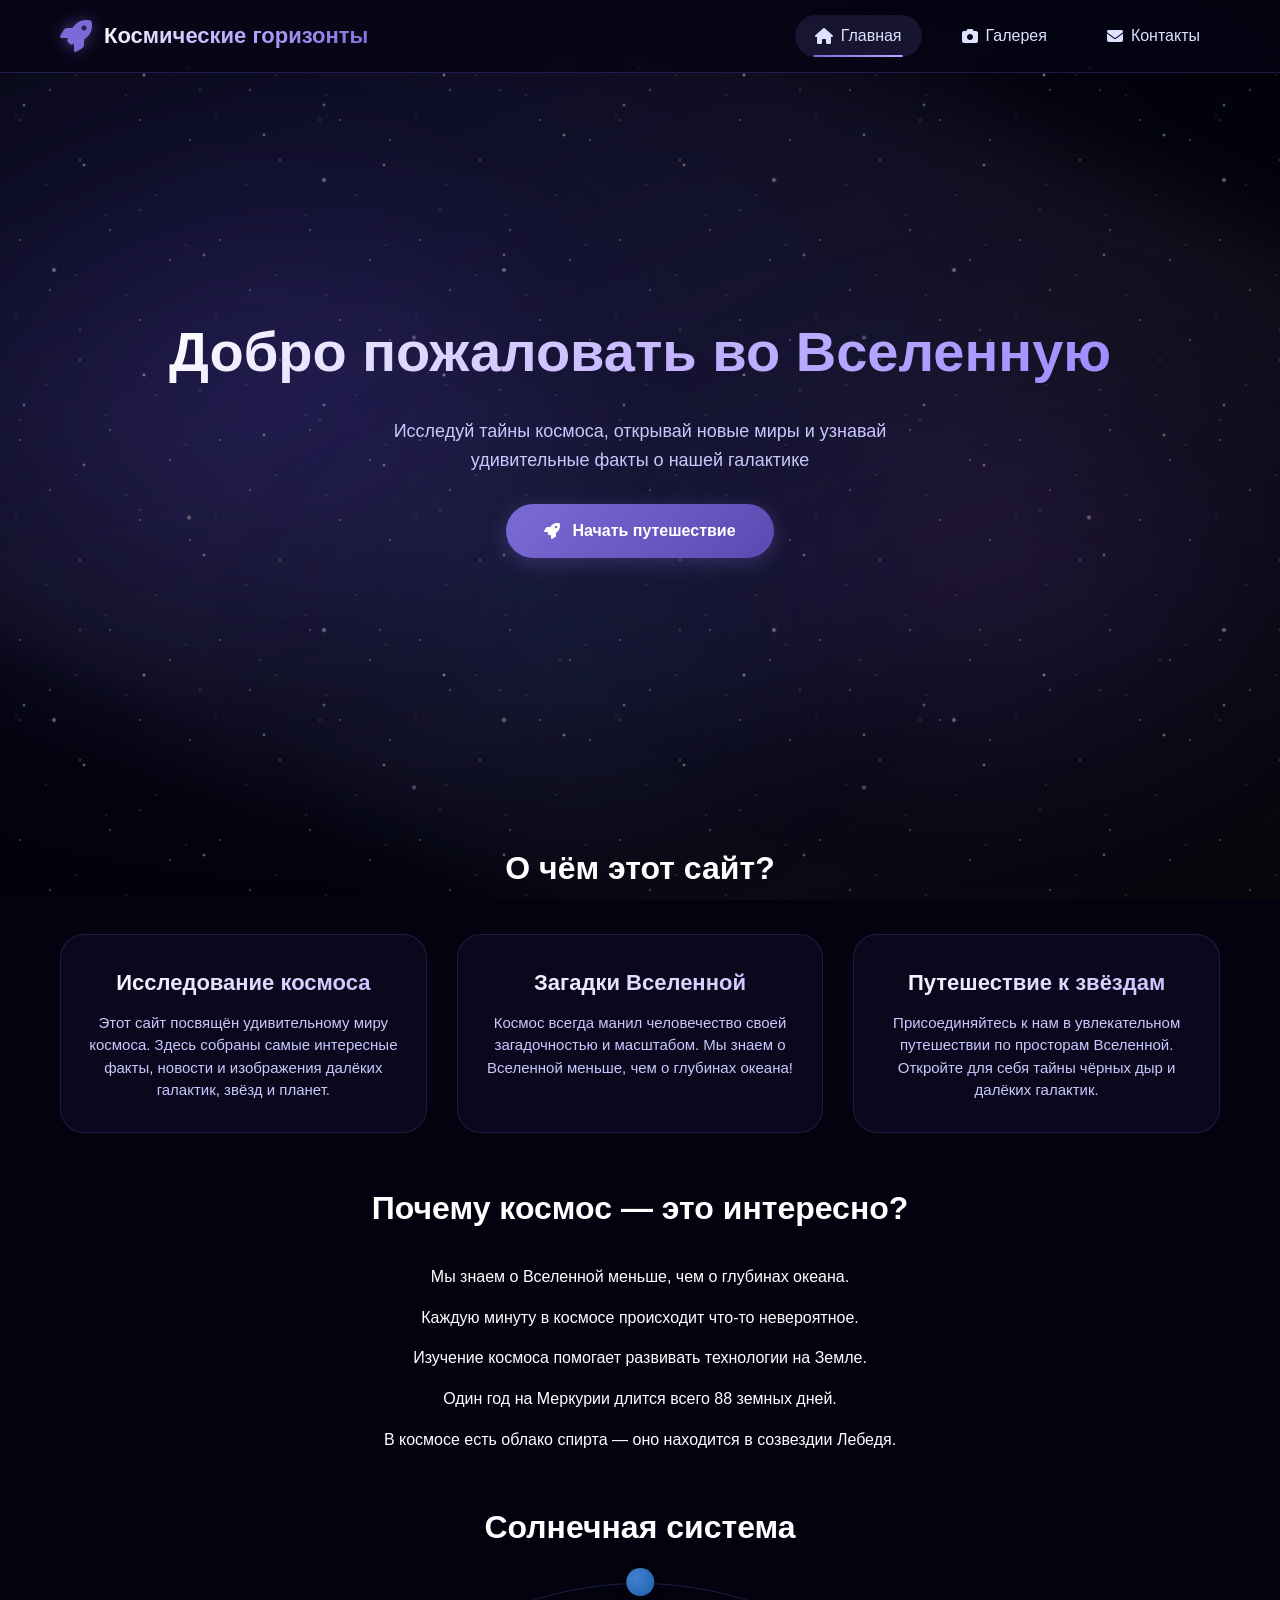
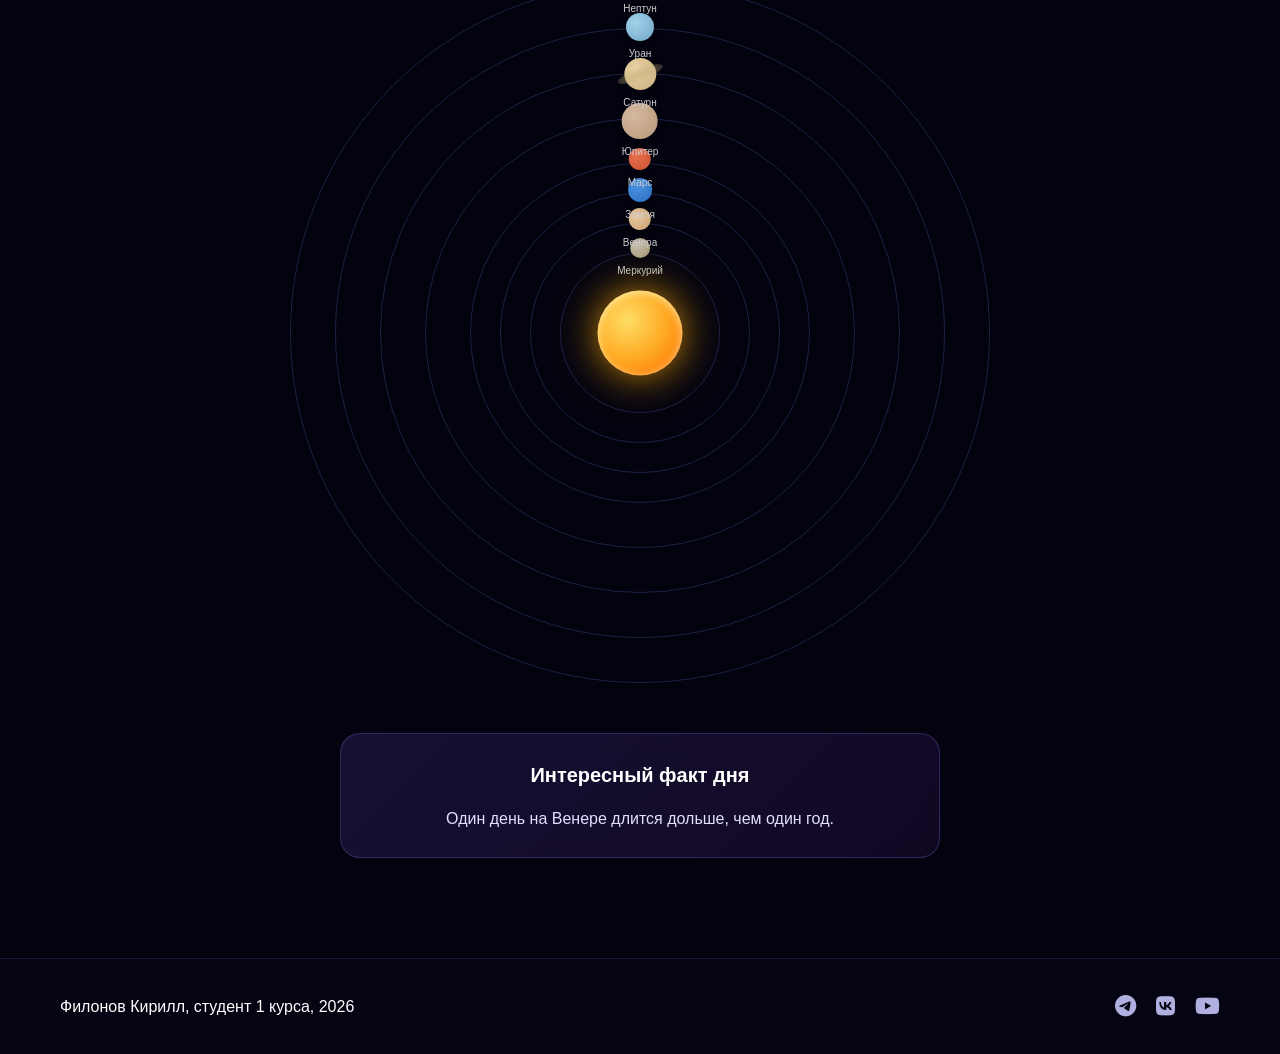
<file: Index.html>
<!DOCTYPE html>
<html lang="ru">
<head>
    <meta charset="UTF-8">
    <meta name="viewport" content="width=device-width, initial-scale=1.0">
    <title>Космические горизонты</title>
    <link rel="stylesheet" href="style.css">
    <link rel="stylesheet" href="https://cdnjs.cloudflare.com/ajax/libs/font-awesome/6.4.0/css/all.min.css">
</head>
<body>
    <div class="cosmic-bg">
        <div class="deep-space"></div>
        <div class="nebula-1"></div>
        <div class="nebula-2"></div>
        <div class="nebula-3"></div>
        <div class="milky-way"></div>
        <div class="stars-layer-1"></div>
        <div class="stars-layer-2"></div>
        <div class="stars-layer-3"></div>
        <div class="twinkling-stars"></div>
        <div class="parallax-layer">
            <div class="stars-layer-1" style="opacity: 0.3;"></div>
            <div class="stars-layer-2" style="opacity: 0.2;"></div>
        </div>
        <div class="shooting-star"></div>
        <div class="shooting-star"></div>
        <div class="shooting-star"></div>
        <div class="shooting-star"></div>
        <div class="shooting-star"></div>
        <div class="shooting-star"></div>
        <div class="shooting-star"></div>
        <div class="shooting-star"></div>
    </div>

    <header class="main-header">
        <div class="header-content">
            <div class="logo">
                <i class="fas fa-rocket"></i>
                <h1>Космические горизонты</h1>
            </div>
            <nav class="main-nav">
                <ul class="nav-menu">
                    <li><a href="index.html" class="nav-link active"><i class="fas fa-home"></i> Главная</a></li>
                    <li><a href="gallery.html" class="nav-link"><i class="fas fa-camera"></i> Галерея</a></li>
                    <li><a href="contacts.html" class="nav-link"><i class="fas fa-envelope"></i> Контакты</a></li>
                </ul>
            </nav>
        </div>
    </header>

    <main>
        <section class="hero">
            <div class="hero-content">
                <h1 class="glow-text">Добро пожаловать во Вселенную</h1>
                <p class="hero-subtitle">Исследуй тайны космоса, открывай новые миры и узнавай удивительные факты о нашей галактике</p>
                <a href="gallery.html" class="cta-button"><i class="fas fa-rocket"></i> Начать путешествие</a>
            </div>
        </section>

        <section class="about-section">
            <div class="container">
                <h2 class="section-title">О чём этот сайт?</h2>
                <div class="about-grid">
                    <div class="about-card">
                        <div class="about-text">
                            <h3>Исследование космоса</h3>
                            <p>Этот сайт посвящён удивительному миру космоса. Здесь собраны самые интересные факты, новости и изображения далёких галактик, звёзд и планет.</p>
                        </div>
                    </div>
                    <div class="about-card">
                        <div class="about-text">
                            <h3>Загадки Вселенной</h3>
                            <p>Космос всегда манил человечество своей загадочностью и масштабом. Мы знаем о Вселенной меньше, чем о глубинах океана!</p>
                        </div>
                    </div>
                    <div class="about-card">
                        <div class="about-text">
                            <h3>Путешествие к звёздам</h3>
                            <p>Присоединяйтесь к нам в увлекательном путешествии по просторам Вселенной. Откройте для себя тайны чёрных дыр и далёких галактик.</p>
                        </div>
                    </div>
                </div>

                <h2 class="section-title">Почему космос — это интересно?</h2>
                <ul class="reasons-list">
                    <li>Мы знаем о Вселенной меньше, чем о глубинах океана.</li>
                    <li>Каждую минуту в космосе происходит что-то невероятное.</li>
                    <li>Изучение космоса помогает развивать технологии на Земле.</li>
                    <li>Один год на Меркурии длится всего 88 земных дней.</li>
                    <li>В космосе есть облако спирта — оно находится в созвездии Лебедя.</li>
                </ul>

                <h2 class="section-title">Солнечная система</h2>
                <div class="solar-system">
                    <div class="orbit-container">
                        <div class="sun-center"></div>
                        <div class="orbit orbit-1"><div class="planet-on-orbit"><div class="planet-body"><div class="planet-circle"></div><span>Меркурий</span></div></div></div>
                        <div class="orbit orbit-2"><div class="planet-on-orbit"><div class="planet-body"><div class="planet-circle"></div><span>Венера</span></div></div></div>
                        <div class="orbit orbit-3"><div class="planet-on-orbit"><div class="planet-body"><div class="planet-circle"></div><span>Земля</span></div></div></div>
                        <div class="orbit orbit-4"><div class="planet-on-orbit"><div class="planet-body"><div class="planet-circle"></div><span>Марс</span></div></div></div>
                        <div class="orbit orbit-5"><div class="planet-on-orbit"><div class="planet-body"><div class="planet-circle"></div><span>Юпитер</span></div></div></div>
                        <div class="orbit orbit-6"><div class="planet-on-orbit"><div class="planet-body"><div class="planet-circle"></div><span>Сатурн</span></div></div></div>
                        <div class="orbit orbit-7"><div class="planet-on-orbit"><div class="planet-body"><div class="planet-circle"></div><span>Уран</span></div></div></div>
                        <div class="orbit orbit-8"><div class="planet-on-orbit"><div class="planet-body"><div class="planet-circle"></div><span>Нептун</span></div></div></div>
                    </div>
                </div>
            </div>
        </section>

        <section class="fact-section">
            <div class="container">
                <div class="fact-card">
                    <div class="fact-header">
                        <h3>Интересный факт дня</h3>
                    </div>
                    <p id="daily-fact">Свет от Солнца до Земли идёт 8 минут и 20 секунд.</p>
                </div>
            </div>
        </section>
    </main>

    <footer class="main-footer">
        <div class="footer-content">
            <div class="footer-info">
                <p>Филонов Кирилл, студент 1 курса, <span id="current-year"></span></p>
            </div>
            <div class="social-links">
                <a href="#"><i class="fab fa-telegram"></i></a>
                <a href="#"><i class="fab fa-vk"></i></a>
                <a href="#"><i class="fab fa-youtube"></i></a>
            </div>
        </div>
    </footer>

    <script src="script.js"></script>
</body>
</html>
</file>
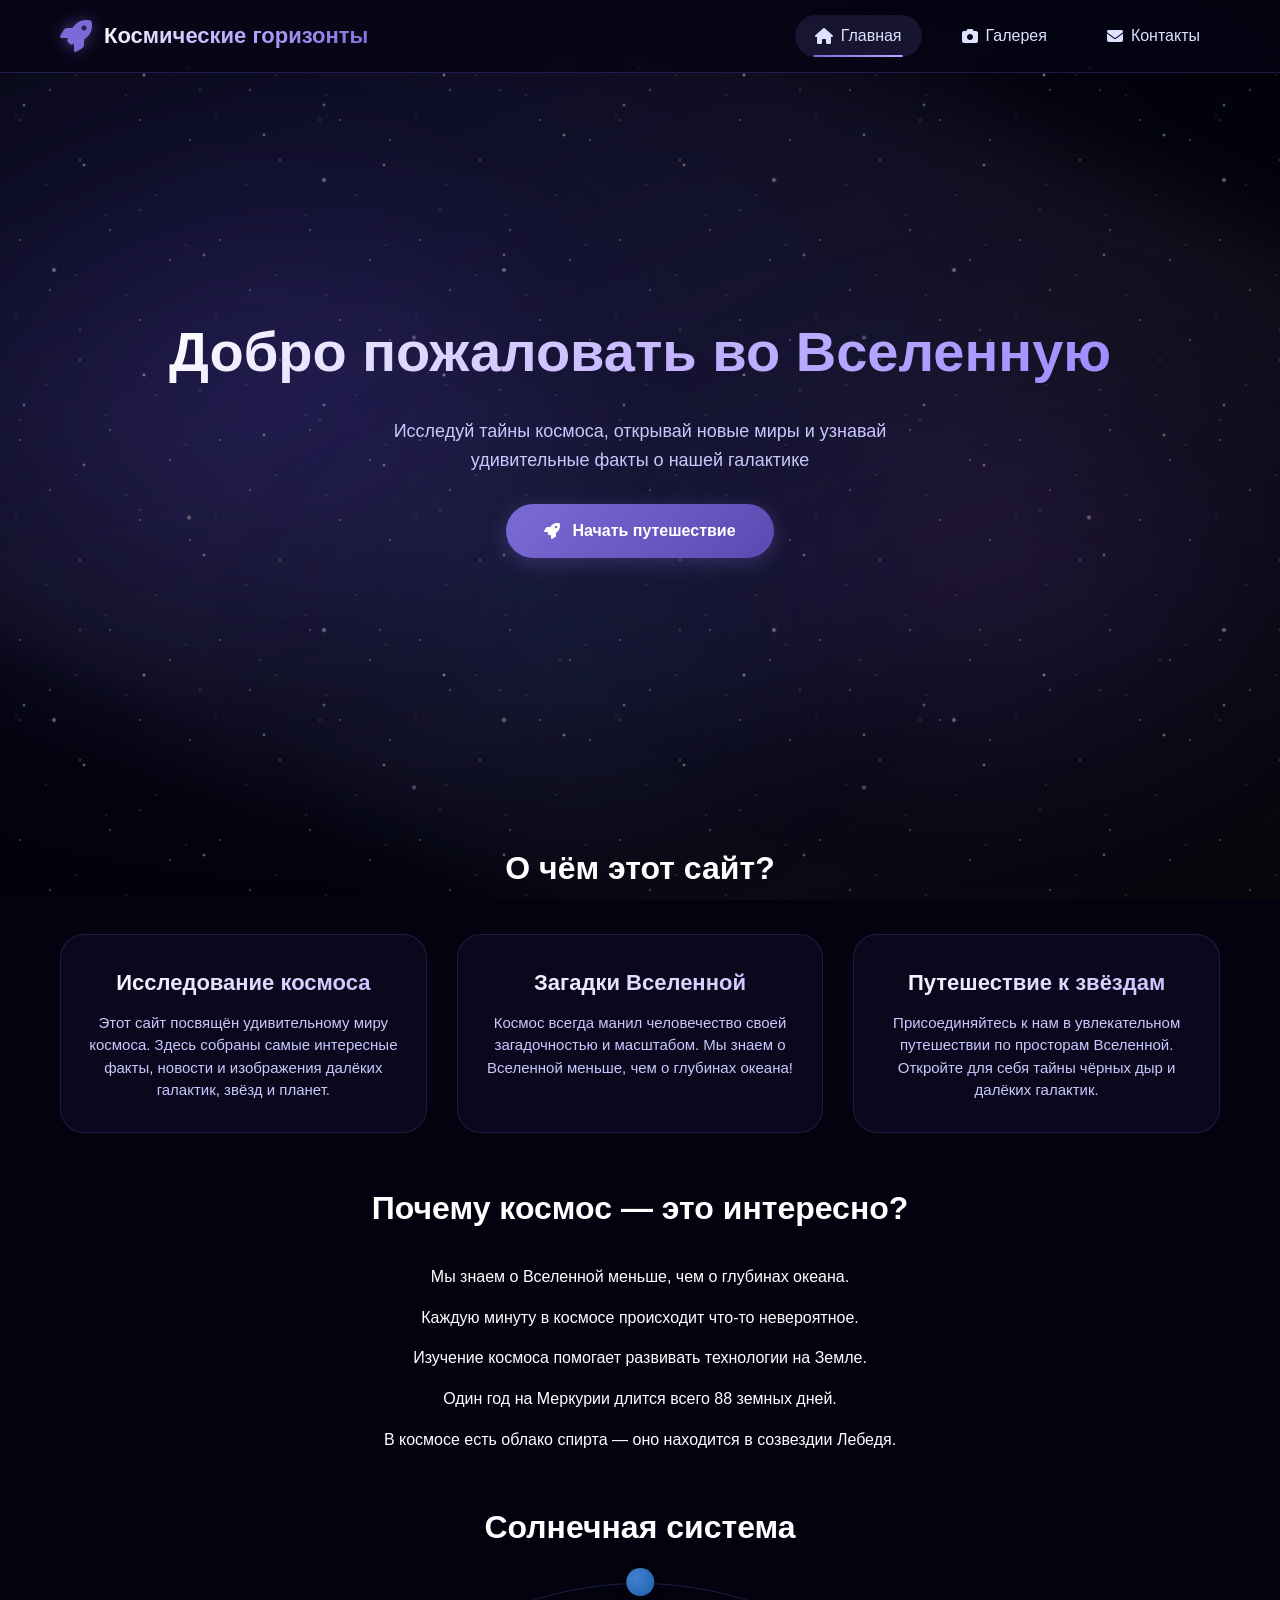
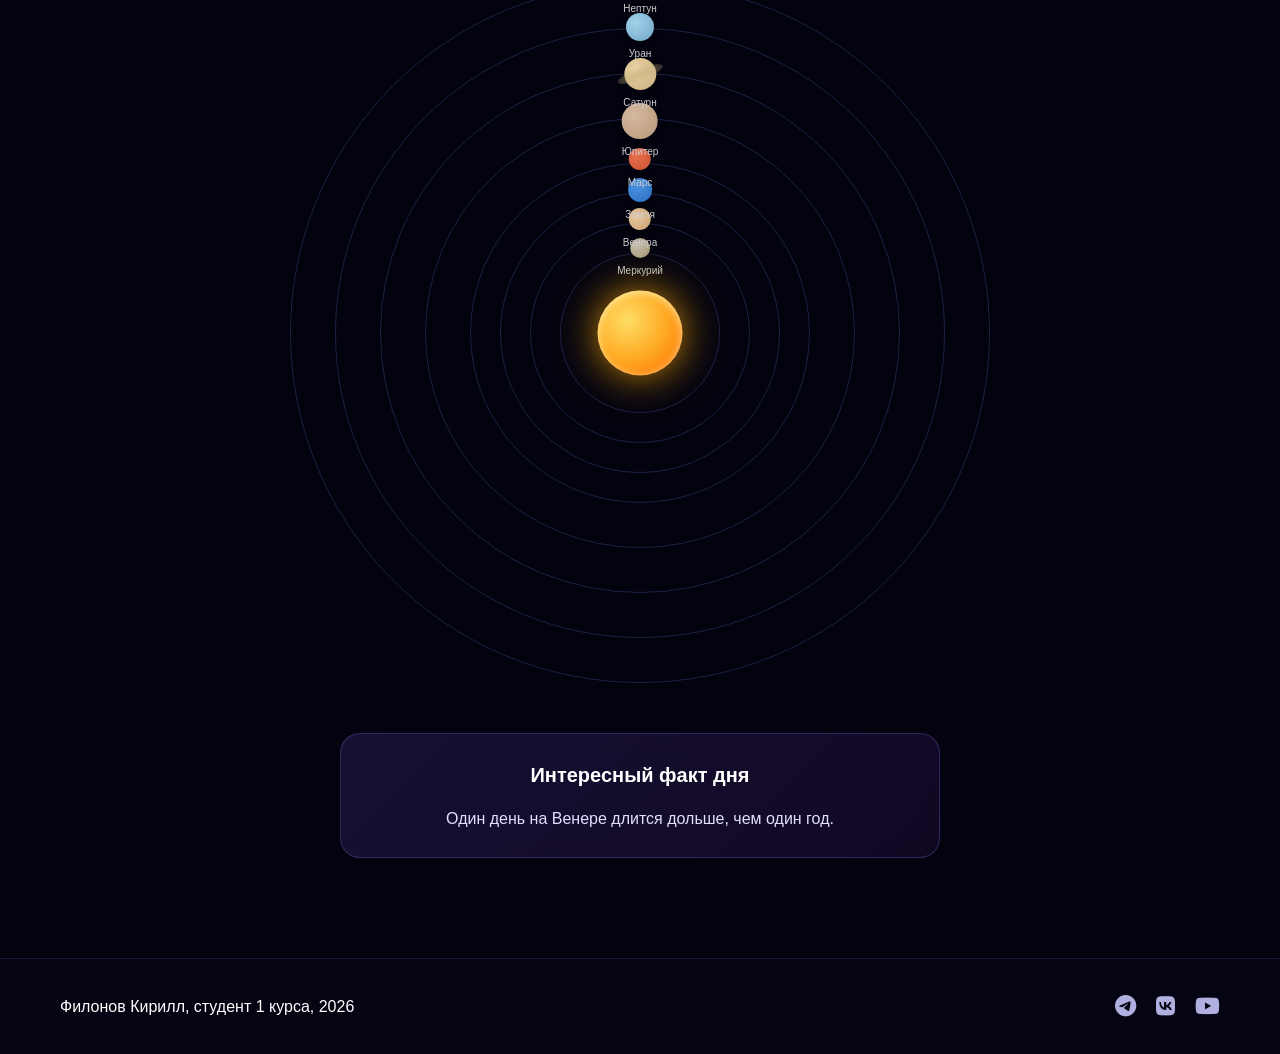
<file: index.html>
<!DOCTYPE html>
<html lang="ru">
<head>
    <meta charset="UTF-8">
    <meta name="viewport" content="width=device-width, initial-scale=1.0">
    <title>Космические горизонты</title>
    <link rel="stylesheet" href="style.css">
    <link rel="stylesheet" href="https://cdnjs.cloudflare.com/ajax/libs/font-awesome/6.4.0/css/all.min.css">
</head>
<body>
    <div class="cosmic-bg">
        <div class="deep-space"></div>
        <div class="nebula-1"></div>
        <div class="nebula-2"></div>
        <div class="nebula-3"></div>
        <div class="milky-way"></div>
        <div class="stars-layer-1"></div>
        <div class="stars-layer-2"></div>
        <div class="stars-layer-3"></div>
        <div class="twinkling-stars"></div>
        <div class="parallax-layer">
            <div class="stars-layer-1" style="opacity: 0.3;"></div>
            <div class="stars-layer-2" style="opacity: 0.2;"></div>
        </div>
        <div class="shooting-star"></div>
        <div class="shooting-star"></div>
        <div class="shooting-star"></div>
        <div class="shooting-star"></div>
        <div class="shooting-star"></div>
        <div class="shooting-star"></div>
        <div class="shooting-star"></div>
        <div class="shooting-star"></div>
    </div>

    <header class="main-header">
        <div class="header-content">
            <div class="logo">
                <i class="fas fa-rocket"></i>
                <h1>Космические горизонты</h1>
            </div>
            <nav class="main-nav">
                <ul class="nav-menu">
                    <li><a href="index.html" class="nav-link active"><i class="fas fa-home"></i> Главная</a></li>
                    <li><a href="gallery.html" class="nav-link"><i class="fas fa-camera"></i> Галерея</a></li>
                    <li><a href="contacts.html" class="nav-link"><i class="fas fa-envelope"></i> Контакты</a></li>
                </ul>
            </nav>
        </div>
    </header>

    <main>
        <section class="hero">
            <div class="hero-content">
                <h1 class="glow-text">Добро пожаловать во Вселенную</h1>
                <p class="hero-subtitle">Исследуй тайны космоса, открывай новые миры и узнавай удивительные факты о нашей галактике</p>
                <a href="gallery.html" class="cta-button"><i class="fas fa-rocket"></i> Начать путешествие</a>
            </div>
        </section>

        <section class="about-section">
            <div class="container">
                <h2 class="section-title">О чём этот сайт?</h2>
                <div class="about-grid">
                    <div class="about-card">
                        <div class="about-text">
                            <h3>Исследование космоса</h3>
                            <p>Этот сайт посвящён удивительному миру космоса. Здесь собраны самые интересные факты, новости и изображения далёких галактик, звёзд и планет.</p>
                        </div>
                    </div>
                    <div class="about-card">
                        <div class="about-text">
                            <h3>Загадки Вселенной</h3>
                            <p>Космос всегда манил человечество своей загадочностью и масштабом. Мы знаем о Вселенной меньше, чем о глубинах океана!</p>
                        </div>
                    </div>
                    <div class="about-card">
                        <div class="about-text">
                            <h3>Путешествие к звёздам</h3>
                            <p>Присоединяйтесь к нам в увлекательном путешествии по просторам Вселенной. Откройте для себя тайны чёрных дыр и далёких галактик.</p>
                        </div>
                    </div>
                </div>

                <h2 class="section-title">Почему космос — это интересно?</h2>
                <ul class="reasons-list">
                    <li>Мы знаем о Вселенной меньше, чем о глубинах океана.</li>
                    <li>Каждую минуту в космосе происходит что-то невероятное.</li>
                    <li>Изучение космоса помогает развивать технологии на Земле.</li>
                    <li>Один год на Меркурии длится всего 88 земных дней.</li>
                    <li>В космосе есть облако спирта — оно находится в созвездии Лебедя.</li>
                </ul>

                <h2 class="section-title">Солнечная система</h2>
                <div class="solar-system">
                    <div class="orbit-container">
                        <div class="sun-center"></div>
                        <div class="orbit orbit-1"><div class="planet-on-orbit"><div class="planet-body"><div class="planet-circle"></div><span>Меркурий</span></div></div></div>
                        <div class="orbit orbit-2"><div class="planet-on-orbit"><div class="planet-body"><div class="planet-circle"></div><span>Венера</span></div></div></div>
                        <div class="orbit orbit-3"><div class="planet-on-orbit"><div class="planet-body"><div class="planet-circle"></div><span>Земля</span></div></div></div>
                        <div class="orbit orbit-4"><div class="planet-on-orbit"><div class="planet-body"><div class="planet-circle"></div><span>Марс</span></div></div></div>
                        <div class="orbit orbit-5"><div class="planet-on-orbit"><div class="planet-body"><div class="planet-circle"></div><span>Юпитер</span></div></div></div>
                        <div class="orbit orbit-6"><div class="planet-on-orbit"><div class="planet-body"><div class="planet-circle"></div><span>Сатурн</span></div></div></div>
                        <div class="orbit orbit-7"><div class="planet-on-orbit"><div class="planet-body"><div class="planet-circle"></div><span>Уран</span></div></div></div>
                        <div class="orbit orbit-8"><div class="planet-on-orbit"><div class="planet-body"><div class="planet-circle"></div><span>Нептун</span></div></div></div>
                    </div>
                </div>
            </div>
        </section>

        <section class="fact-section">
            <div class="container">
                <div class="fact-card">
                    <div class="fact-header">
                        <h3>Интересный факт дня</h3>
                    </div>
                    <p id="daily-fact">Свет от Солнца до Земли идёт 8 минут и 20 секунд.</p>
                </div>
            </div>
        </section>
    </main>

    <footer class="main-footer">
        <div class="footer-content">
            <div class="footer-info">
                <p>Филонов Кирилл, студент 1 курса, <span id="current-year"></span></p>
            </div>
            <div class="social-links">
                <a href="#"><i class="fab fa-telegram"></i></a>
                <a href="#"><i class="fab fa-vk"></i></a>
                <a href="#"><i class="fab fa-youtube"></i></a>
            </div>
        </div>
    </footer>

    <script src="script.js"></script>
</body>
</html>
</file>
<file: style.css>
* {
    margin: 0;
    padding: 0;
    box-sizing: border-box;
}

body {
    font-family: 'Segoe UI', 'Poppins', Tahoma, Geneva, Verdana, sans-serif;
    background: #03030f;
    color: #ffffff;
    line-height: 1.6;
    min-height: 100vh;
    overflow-x: hidden;
    display: flex;
    flex-direction: column;
}

.container {
    max-width: 1200px;
    margin: 0 auto;
    padding: 0 20px;
    position: relative;
    z-index: 2;
}

/* ========== КОСМИЧЕСКИЙ ФОН ========== */
.cosmic-bg {
    position: fixed;
    top: 0;
    left: 0;
    width: 100%;
    height: 100%;
    z-index: 0;
    overflow: hidden;
}
.deep-space {
    position: absolute;
    width: 100%;
    height: 100%;
    background: radial-gradient(ellipse at 30% 40%, #0a0a2a 0%, #070720 30%, #03030f 60%, #010105 100%);
}
.nebula-1 {
    position: absolute;
    top: 15%;
    left: -10%;
    width: 60%;
    height: 60%;
    background: radial-gradient(ellipse at center, rgba(80,60,200,0.2) 0%, rgba(100,70,220,0.1) 30%, transparent 70%);
    border-radius: 50%;
    filter: blur(60px);
    animation: nebulaPulse1 12s ease-in-out infinite alternate;
}
.nebula-2 {
    position: absolute;
    bottom: 10%;
    right: -5%;
    width: 55%;
    height: 55%;
    background: radial-gradient(ellipse at center, rgba(140,80,200,0.15) 0%, rgba(100,50,180,0.08) 40%, transparent 70%);
    border-radius: 50%;
    filter: blur(70px);
    animation: nebulaPulse2 15s ease-in-out infinite alternate;
}
.nebula-3 {
    position: absolute;
    top: 50%;
    left: 25%;
    width: 40%;
    height: 40%;
    background: radial-gradient(ellipse at center, rgba(60,120,200,0.12) 0%, rgba(40,80,160,0.06) 50%, transparent 80%);
    border-radius: 50%;
    filter: blur(80px);
    animation: nebulaPulse3 18s ease-in-out infinite alternate;
}
@keyframes nebulaPulse1 { 0% { transform: scale(1) translate(0,0); opacity:0.5; } 100% { transform: scale(1.3) translate(5%,5%); opacity:0.9; } }
@keyframes nebulaPulse2 { 0% { transform: scale(1) translate(0,0); opacity:0.4; } 100% { transform: scale(1.4) translate(-5%,-5%); opacity:0.8; } }
@keyframes nebulaPulse3 { 0% { transform: scale(1) translate(0,0); opacity:0.3; } 100% { transform: scale(1.5) translate(3%,-3%); opacity:0.7; } }
.milky-way {
    position: absolute;
    top: 0;
    left: -20%;
    width: 140%;
    height: 100%;
    background: linear-gradient(135deg, transparent 0%, rgba(180,160,220,0.05) 30%, rgba(200,180,240,0.08) 50%, rgba(180,160,220,0.05) 70%, transparent 100%);
    transform: rotate(25deg);
    filter: blur(40px);
    animation: milkyWayDrift 30s linear infinite;
}
@keyframes milkyWayDrift { 0% { transform: rotate(25deg) translateX(-10%); } 100% { transform: rotate(25deg) translateX(10%); } }
.stars-layer-1, .stars-layer-2, .stars-layer-3 {
    position: absolute;
    width: 100%;
    height: 100%;
    background-repeat: repeat;
}
.stars-layer-1 {
    background-image: radial-gradient(1px 1px at 10% 20%, #fff, transparent), radial-gradient(1px 1px at 25% 45%, #fff, transparent), radial-gradient(1px 1px at 40% 80%, #fff, transparent), radial-gradient(1px 1px at 55% 15%, #fff, transparent), radial-gradient(1px 1px at 70% 60%, #fff, transparent), radial-gradient(1px 1px at 85% 30%, #fff, transparent), radial-gradient(1px 1px at 95% 70%, #fff, transparent);
    background-size: 200px 200px;
    opacity: 0.7;
    animation: starsDrift1 80s linear infinite;
}
.stars-layer-2 {
    background-image: radial-gradient(2px 2px at 8% 35%, #aaccff, transparent), radial-gradient(2px 2px at 28% 55%, #ffccaa, transparent), radial-gradient(2px 2px at 48% 25%, #fff, transparent), radial-gradient(2px 2px at 68% 85%, #ffaacc, transparent), radial-gradient(2px 2px at 88% 45%, #aaffcc, transparent);
    background-size: 300px 300px;
    opacity: 0.6;
    animation: starsDrift2 100s linear infinite reverse;
}
.stars-layer-3 {
    background-image: radial-gradient(3px 3px at 12% 60%, #fff, transparent), radial-gradient(3px 3px at 42% 15%, #ffddbb, transparent), radial-gradient(3px 3px at 72% 40%, #fff, transparent), radial-gradient(3px 3px at 92% 75%, #ccbbff, transparent);
    background-size: 450px 450px;
    opacity: 0.5;
    animation: starsDrift3 120s linear infinite;
}
@keyframes starsDrift1 { from { background-position: 0 0; } to { background-position: 300px 300px; } }
@keyframes starsDrift2 { from { background-position: 0 0; } to { background-position: -400px 400px; } }
@keyframes starsDrift3 { from { background-position: 0 0; } to { background-position: 500px -300px; } }
.twinkling-stars {
    position: absolute;
    width: 100%;
    height: 100%;
    background-image: radial-gradient(1px 1px at 15% 30%, rgba(255,255,255,0.8), transparent), radial-gradient(2px 2px at 35% 70%, rgba(255,255,255,0.6), transparent), radial-gradient(1px 1px at 55% 20%, rgba(255,255,255,0.9), transparent), radial-gradient(2px 2px at 75% 80%, rgba(255,255,255,0.7), transparent), radial-gradient(1px 1px at 90% 45%, rgba(255,255,255,0.8), transparent);
    background-size: 250px 250px;
    background-repeat: repeat;
    opacity: 0;
    animation: twinkling 3s ease-in-out infinite alternate;
}
@keyframes twinkling { 0% { opacity: 0; } 100% { opacity: 0.8; } }
.shooting-star {
    position: absolute;
    width: 2px;
    height: 2px;
    background: white;
    border-radius: 50%;
    box-shadow: 0 0 4px white;
    animation: shoot 4s linear infinite;
    opacity: 0;
}
.shooting-star::before { content: ''; position: absolute; top: 0; left: 0; width: 80px; height: 1px; background: linear-gradient(90deg, white, transparent); transform: translateX(-10px); }
.shooting-star:nth-child(1) { top: 10%; left: 20%; animation-delay: 0s; }
.shooting-star:nth-child(2) { top: 40%; left: 70%; animation-delay: 2s; }
.shooting-star:nth-child(3) { top: 70%; left: 30%; animation-delay: 4s; }
.shooting-star:nth-child(4) { top: 20%; left: 80%; animation-delay: 6s; }
.shooting-star:nth-child(5) { top: 60%; left: 10%; animation-delay: 8s; }
.shooting-star:nth-child(6) { top: 85%; left: 50%; animation-delay: 3s; }
.shooting-star:nth-child(7) { top: 5%; left: 60%; animation-delay: 7s; }
.shooting-star:nth-child(8) { top: 50%; left: 40%; animation-delay: 5s; }
@keyframes shoot { 0% { transform: translateX(0) translateY(0); opacity: 0; } 10% { opacity: 1; } 90% { opacity: 1; } 100% { transform: translateX(-300px) translateY(100px); opacity: 0; } }
.parallax-layer { position: absolute; width: 110%; height: 110%; top: -5%; left: -5%; transition: transform 0.1s ease-out; pointer-events: none; }

/* ========== ШАПКА ========== */
.main-header {
    position: relative;
    z-index: 10;
    background: rgba(5,5,20,0.7);
    backdrop-filter: blur(12px);
    border-bottom: 1px solid rgba(100,80,200,0.3);
}
.header-content {
    max-width: 1200px;
    margin: 0 auto;
    padding: 15px 20px;
    display: flex;
    justify-content: space-between;
    align-items: center;
    flex-wrap: wrap;
    gap: 20px;
}
.logo { display: flex; align-items: center; gap: 12px; }
.logo i { font-size: 32px; color: #7c6ad6; filter: drop-shadow(0 0 8px rgba(124,106,214,0.5)); }
.logo h1 { font-size: 22px; background: linear-gradient(135deg, #ffffff, #b8aaff, #7c6ad6); -webkit-background-clip: text; background-clip: text; color: transparent; }
.nav-menu { display: flex; list-style: none; gap: 20px; flex-wrap: wrap; }
.nav-link { color: #e0e0ff; text-decoration: none; padding: 8px 20px; border-radius: 30px; transition: all 0.3s ease; display: flex; align-items: center; gap: 8px; position: relative; }
.nav-link::after { content: ''; position: absolute; bottom: 0; left: 50%; width: 0; height: 2px; background: linear-gradient(90deg, #7c6ad6, #b8aaff); transition: all 0.3s ease; transform: translateX(-50%); }
.nav-link:hover::after, .nav-link.active::after { width: 70%; }
.nav-link:hover { color: #ffffff; text-shadow: 0 0 8px rgba(124,106,214,0.5); }
.nav-link.active { background: rgba(124,106,214,0.15); }

/* ========== HERO СЕКЦИЯ ========== */
.hero { position: relative; z-index: 2; min-height: 80vh; display: flex; align-items: center; justify-content: center; text-align: center; }
.hero-content { padding: 40px; animation: fadeInUp 1s ease; }
@keyframes fadeInUp { from { opacity: 0; transform: translateY(40px); } to { opacity: 1; transform: translateY(0); } }
.glow-text { font-size: 56px; font-weight: 800; margin-bottom: 20px; background: linear-gradient(135deg, #ffffff, #c8b8ff, #9c8aff); -webkit-background-clip: text; background-clip: text; color: transparent; animation: gentleGlow 3s ease-in-out infinite; }
@keyframes gentleGlow { 0%,100% { filter: drop-shadow(0 0 10px rgba(124,106,214,0.3)); } 50% { filter: drop-shadow(0 0 25px rgba(124,106,214,0.6)); } }
@media (max-width: 768px) { .glow-text { font-size: 32px; } }
.hero-subtitle { font-size: 18px; max-width: 600px; margin: 0 auto 30px; color: #c8c8ff; }
.cta-button { display: inline-flex; align-items: center; gap: 12px; background: linear-gradient(135deg, #7c6ad6, #5a4ab0); color: white; text-decoration: none; padding: 14px 38px; border-radius: 50px; font-weight: bold; transition: all 0.3s ease; box-shadow: 0 5px 20px rgba(124,106,214,0.3); }
.cta-button:hover { transform: translateY(-3px); box-shadow: 0 10px 30px rgba(124,106,214,0.5); }

/* ========== БЛОК "О ЧЁМ ЭТОТ САЙТ" ========== */
.section-title { font-size: 32px; margin: 50px 0 30px; text-align: center; }
.about-grid {
    display: grid;
    grid-template-columns: repeat(3, 1fr);
    gap: 30px;
    margin: 40px 0;
}
@media (max-width: 900px) { .about-grid { grid-template-columns: repeat(2, 1fr); } }
@media (max-width: 600px) { .about-grid { grid-template-columns: 1fr; } }
.about-card {
    background: rgba(20,15,45,0.5);
    backdrop-filter: blur(10px);
    border-radius: 24px;
    padding: 30px 25px;
    transition: all 0.4s cubic-bezier(0.175,0.885,0.32,1.275);
    border: 1px solid rgba(124,106,214,0.2);
    text-align: center;
}
.about-card:hover {
    transform: translateY(-8px);
    border-color: rgba(124,106,214,0.6);
    background: rgba(30,20,60,0.7);
    box-shadow: 0 20px 40px rgba(0,0,0,0.3), 0 0 20px rgba(124,106,214,0.2);
}
.about-text h3 {
    font-size: 22px;
    margin-bottom: 12px;
    background: linear-gradient(135deg, #ffffff, #c8b8ff);
    -webkit-background-clip: text;
    background-clip: text;
    color: transparent;
}
.about-text p {
    font-size: 15px;
    line-height: 1.5;
    color: #c8c8ff;
    margin: 0;
}
.reasons-list { list-style: none; margin: 20px 0 40px; }
.reasons-list li { margin: 15px 0; display: flex; align-items: center; justify-content: center; gap: 12px; text-align: center; }

/* ========== СОЛНЕЧНАЯ СИСТЕМА ========== */
.solar-system { display: flex; justify-content: center; align-items: center; margin: 30px auto; }
.orbit-container { position: relative; width: 700px; height: 700px; display: flex; justify-content: center; align-items: center; }
.sun-center {
    position: absolute; left: 50%; top: 50%; transform: translate(-50%, -50%);
    width: 85px; height: 85px; border-radius: 50%;
    background: radial-gradient(circle at 35% 35%, #ffdd66, #ffaa22, #ff6600);
    box-shadow: 0 0 40px rgba(255,170,0,0.8), inset 0 2px 8px rgba(255,255,200,0.8);
    animation: sunPulse 3s ease-in-out infinite; z-index: 10;
}
@keyframes sunPulse { 0%,100% { transform: translate(-50%,-50%) scale(1); box-shadow: 0 0 40px rgba(255,170,0,0.8); } 50% { transform: translate(-50%,-50%) scale(1.05); box-shadow: 0 0 60px rgba(255,170,0,1); } }
.orbit { position: absolute; left: 50%; top: 50%; transform: translate(-50%, -50%); border-radius: 50%; border: 1px solid rgba(100,100,200,0.3); }
.orbit-1 { width: 160px; height: 160px; }
.orbit-2 { width: 220px; height: 220px; }
.orbit-3 { width: 280px; height: 280px; }
.orbit-4 { width: 340px; height: 340px; }
.orbit-5 { width: 430px; height: 430px; }
.orbit-6 { width: 520px; height: 520px; }
.orbit-7 { width: 610px; height: 610px; }
.orbit-8 { width: 700px; height: 700px; }
@keyframes rotate { from { transform: rotate(0deg); } to { transform: rotate(360deg); } }
.planet-on-orbit { position: absolute; width: 100%; height: 100%; animation: rotate linear infinite; }
.orbit-1 .planet-on-orbit { animation-duration: 6s; }
.orbit-2 .planet-on-orbit { animation-duration: 9s; }
.orbit-3 .planet-on-orbit { animation-duration: 12s; }
.orbit-4 .planet-on-orbit { animation-duration: 15s; }
.orbit-5 .planet-on-orbit { animation-duration: 20s; }
.orbit-6 .planet-on-orbit { animation-duration: 25s; }
.orbit-7 .planet-on-orbit { animation-duration: 30s; }
.orbit-8 .planet-on-orbit { animation-duration: 35s; }
.planet-body { position: absolute; top: -16px; left: 50%; transform: translateX(-50%); display: flex; flex-direction: column; align-items: center; }
.planet-circle { width: 26px; height: 26px; border-radius: 50%; box-shadow: 0 3px 8px rgba(0,0,0,0.3); transition: all 0.3s ease; }
.planet-body:hover .planet-circle { transform: scale(1.3); filter: brightness(1.2); }
.planet-body span { font-size: 10px; margin-top: 5px; color: #ccc; white-space: nowrap; }
.orbit-1 .planet-circle { width: 20px; height: 20px; background: radial-gradient(circle at 35% 35%, #c8c0b0, #a09070); }
.orbit-2 .planet-circle { width: 22px; height: 22px; background: radial-gradient(circle at 35% 35%, #e8c8a0, #c8a070); }
.orbit-3 .planet-circle { width: 24px; height: 24px; background: radial-gradient(circle at 35% 35%, #4a8fe0, #2a6fc0); }
.orbit-4 .planet-circle { width: 22px; height: 22px; background: radial-gradient(circle at 35% 35%, #e87050, #c85030); }
.orbit-5 .planet-circle { width: 36px; height: 36px; background: radial-gradient(circle at 35% 35%, #d4b8a0, #b89878); }
.orbit-6 .planet-circle { width: 32px; height: 32px; position: relative; background: radial-gradient(circle at 35% 35%, #e8d0a0, #c8b080); }
.orbit-6 .planet-circle::after { content: ''; position: absolute; width: 48px; height: 12px; background: radial-gradient(ellipse at center, rgba(200,180,130,0.7), transparent); border-radius: 50%; top: 50%; left: 50%; transform: translate(-50%, -50%) rotate(-20deg); pointer-events: none; }
.orbit-7 .planet-circle { width: 28px; height: 28px; background: radial-gradient(circle at 35% 35%, #a0d4e8, #70a4c8); }
.orbit-8 .planet-circle { width: 28px; height: 28px; background: radial-gradient(circle at 35% 35%, #4080d0, #2060a8); }

/* ========== ФАКТ ДНЯ ========== */
.fact-section { margin: 50px 0; }
.fact-card {
    background: linear-gradient(135deg, rgba(30,20,60,0.8), rgba(20,10,40,0.8));
    backdrop-filter: blur(10px);
    border-radius: 20px;
    padding: 25px 30px;
    text-align: center;
    border: 1px solid rgba(124,106,214,0.3);
    max-width: 600px;
    margin: 0 auto;
}
.fact-header h3 { font-size: 20px; margin-bottom: 15px; }
.fact-card p { font-size: 16px; color: #e0e0ff; }

/* ========== ГАЛЕРЕЯ ========== */
.gallery-main { position: relative; z-index: 2; padding: 40px 0; flex: 1; }
.controls-panel {
    background: rgba(20,15,45,0.6);
    backdrop-filter: blur(10px);
    border-radius: 25px;
    padding: 20px;
    margin-bottom: 30px;
    display: flex;
    flex-wrap: wrap;
    justify-content: space-between;
    align-items: center;
    gap: 20px;
}
.stats { display: flex; gap: 20px; }
.stat-item { background: rgba(124,106,214,0.15); padding: 8px 18px; border-radius: 30px; display: flex; align-items: center; gap: 8px; }
.filter-buttons { display: flex; gap: 10px; flex-wrap: wrap; }
.filter-btn { background: rgba(255,255,255,0.08); border: 1px solid rgba(124,106,214,0.3); padding: 8px 18px; border-radius: 30px; color: white; cursor: pointer; transition: all 0.3s ease; }
.filter-btn:hover, .filter-btn.active { background: linear-gradient(135deg, #7c6ad6, #5a4ab0); border-color: transparent; transform: translateY(-2px); }
.view-controls { display: flex; gap: 10px; }
.view-btn { background: rgba(255,255,255,0.08); border: 1px solid rgba(124,106,214,0.3); padding: 8px 18px; border-radius: 30px; color: white; cursor: pointer; transition: all 0.3s ease; }
.view-btn.active { background: #7c6ad6; border-color: transparent; }

/* СЕТКА */
.gallery-grid {
    display: grid;
    grid-template-columns: repeat(auto-fill, minmax(320px, 1fr));
    gap: 25px;
    margin-bottom: 40px;
}
/* РЕЖИМ СПИСКА — карточки как в сетке, но в один столбец */
.gallery-grid.list-view {
    display: flex;
    flex-direction: column;
    gap: 25px;
}
.gallery-grid.list-view .image-card {
    flex-direction: column;
}
.gallery-grid.list-view .card-image {
    height: 220px;
}
.gallery-grid.list-view .image-overlay {
    position: absolute;
    top: 12px;
    right: 12px;
    flex-direction: row;
    background: transparent;
    margin: 0;
    padding: 0;
}

/* КАРТОЧКИ */
.image-card {
    background: rgba(20,15,45,0.6);
    backdrop-filter: blur(8px);
    border-radius: 20px;
    overflow: hidden;
    transition: all 0.4s ease;
    border: 1px solid rgba(124,106,214,0.2);
    opacity: 0;
    transform: translateY(20px);
    animation: cardAppear 0.5s ease forwards;
}
@keyframes cardAppear { to { opacity: 1; transform: translateY(0); } }
.image-card:hover {
    transform: translateY(-5px);
    border-color: rgba(124,106,214,0.5);
    box-shadow: 0 20px 40px rgba(0,0,0,0.3);
}
.card-image {
    position: relative;
    height: 220px;
    overflow: hidden;
}
.gallery-img {
    width: 100%;
    height: 100%;
    object-fit: cover;
    transition: transform 0.5s ease;
}
.image-card:hover .gallery-img {
    transform: scale(1.05);
}

/* КНОПКИ ВСЕГДА ВИДНЫ */
.image-overlay {
    position: absolute;
    top: 12px;
    right: 12px;
    display: flex;
    gap: 10px;
    opacity: 1 !important;
    z-index: 5;
}
.like-btn, .zoom-btn {
    background: rgba(0, 0, 0, 0.7);
    backdrop-filter: blur(5px);
    border: none;
    width: 40px;
    height: 40px;
    border-radius: 50%;
    color: white;
    cursor: pointer;
    transition: all 0.3s ease;
    display: flex;
    align-items: center;
    justify-content: center;
    font-size: 18px;
}
/* Единый дизайн нажатого лайка */
.like-btn.liked {
    background: #ff6b8b !important;
    box-shadow: 0 0 8px rgba(255,107,139,0.5);
}
.like-btn:hover:not(.liked) {
    transform: scale(1.1);
    background: #ff6b8b;
}
.like-btn.liked:hover {
    transform: scale(1.05);
}
.zoom-btn:hover {
    background: #7c6ad6;
    transform: scale(1.1);
}
/* Принудительно одинаковые размеры в списке */
.gallery-grid.list-view .like-btn,
.gallery-grid.list-view .like-btn.liked,
.gallery-grid.list-view .zoom-btn {
    width: 40px;
    height: 40px;
}
.gallery-grid.list-view .like-btn.liked {
    background: #ff6b8b !important;
}
.card-content {
    padding: 20px;
}
.image-title { font-size: 20px; margin-bottom: 8px; }
.image-tags { display: flex; flex-wrap: wrap; gap: 8px; margin: 10px 0; }
.tag { background: rgba(124,106,214,0.2); padding: 4px 10px; border-radius: 15px; font-size: 11px; }
.image-description { font-size: 14px; color: #c8c8ff; margin-top: 8px; }
.gallery-info {
    background: linear-gradient(135deg, rgba(30,20,60,0.7), rgba(20,10,40,0.7));
    border-radius: 25px;
    padding: 30px;
    text-align: center;
}

/* Адаптация для мобильных */
@media (max-width: 768px) {
    .gallery-grid.list-view .card-image { height: 200px; }
    .image-overlay { top: 8px; right: 8px; }
    .like-btn, .zoom-btn { width: 34px; height: 34px; font-size: 14px; }
    .controls-panel { flex-direction: column; }
    .stats { justify-content: center; }
}

/* Анимация сердечка */
.floating-heart {
    position: fixed;
    font-size: 24px;
    pointer-events: none;
    z-index: 10000;
    transition: all 0.6s ease-out;
    filter: drop-shadow(0 0 4px #ff6b8b);
}

/* Модальное окно */
.zoom-modal {
    position: fixed;
    top: 0;
    left: 0;
    width: 100%;
    height: 100%;
    background: rgba(0, 0, 0, 0.95);
    z-index: 9999;
    display: flex;
    align-items: center;
    justify-content: center;
    cursor: pointer;
}
.zoom-modal-content {
    position: relative;
    max-width: 90%;
    max-height: 90%;
}
.zoom-modal-content img {
    max-width: 100%;
    max-height: 90vh;
    border-radius: 20px;
    box-shadow: 0 0 40px rgba(124,106,214,0.5);
}
.zoom-close {
    position: absolute;
    top: -45px;
    right: 0;
    font-size: 36px;
    color: white;
    cursor: pointer;
}
.zoom-close:hover { color: #ff6b8b; }

/* ========== КОНТАКТЫ (аватарка слева, информация справа) ========== */
.contacts-main { position: relative; z-index: 2; padding: 40px 0; flex: 1; }
.contacts-flex { display: flex; flex-wrap: wrap; gap: 30px; margin-bottom: 50px; }
.info-card, .form-card {
    flex: 1;
    min-width: 280px;
    background: rgba(20,15,45,0.6);
    backdrop-filter: blur(10px);
    border-radius: 25px;
    padding: 30px;
    transition: all 0.4s ease;
    border: 1px solid rgba(124,106,214,0.2);
}
.info-card:hover, .form-card:hover {
    transform: translateY(-5px);
    border-color: rgba(124,106,214,0.4);
}
/* Контейнер для аватарки + текста */
.info-card-inner {
    display: flex;
    gap: 25px;
    align-items: flex-start;
    flex-wrap: wrap;
}
.avatar-img {
    width: 120px;
    height: 120px;
    border-radius: 50%;
    object-fit: cover;
    border: 3px solid #7c6ad6;
    box-shadow: 0 0 20px rgba(124,106,214,0.5);
    transition: transform 0.3s ease;
}
.avatar-img:hover {
    transform: scale(1.02);
}
.info-details {
    flex: 1;
    min-width: 180px;
}
.info-details h3 {
    font-size: 24px;
    margin-bottom: 5px;
    background: linear-gradient(135deg, #ffffff, #c8b8ff);
    -webkit-background-clip: text;
    background-clip: text;
    color: transparent;
}
.specialization {
    color: #b8aaff;
    margin-bottom: 12px;
    font-style: italic;
}
.detail-item {
    display: flex;
    align-items: center;
    gap: 8px;
    margin: 10px 0;
    color: #c8c8ff;
}
.social-section {
    margin-top: 15px;
}
.social-section h4 {
    font-size: 16px;
    margin-bottom: 10px;
    color: #c8b8ff;
}
.social-links-vertical {
    display: flex;
    flex-direction: column;
    gap: 8px;
}
.social-link {
    color: white;
    text-decoration: none;
    padding: 6px 12px;
    background: rgba(124,106,214,0.2);
    border-radius: 30px;
    transition: all 0.3s ease;
    display: inline-flex;
    align-items: center;
    gap: 8px;
    width: fit-content;
}
.social-link:hover {
    background: #7c6ad6;
    transform: translateX(5px);
}
.schedule {
    margin-top: 25px;
    padding-top: 15px;
    border-top: 1px solid rgba(124,106,214,0.3);
}
.schedule h4 {
    display: flex;
    align-items: center;
    gap: 8px;
    margin-bottom: 10px;
    color: #c8b8ff;
}
/* Стили формы */
.form-group {
    margin-bottom: 20px;
}
.form-group label {
    display: block;
    margin-bottom: 8px;
    color: #c8c8ff;
}
.form-group input, .form-group select, .form-group textarea {
    width: 100%;
    padding: 12px 15px;
    background: rgba(10,5,25,0.6);
    border: 1px solid rgba(124,106,214,0.4);
    border-radius: 12px;
    color: white;
    transition: all 0.3s ease;
}
.form-group input:focus, .form-group textarea:focus {
    outline: none;
    border-color: #7c6ad6;
    box-shadow: 0 0 12px rgba(124,106,214,0.3);
}
.checkbox-group {
    display: flex;
    align-items: center;
}
.checkbox-label {
    display: flex;
    align-items: center;
    gap: 10px;
    cursor: pointer;
}
.checkbox-label input {
    width: auto;
}
.submit-btn {
    width: 100%;
    padding: 14px;
    background: linear-gradient(135deg, #7c6ad6, #5a4ab0);
    border: none;
    border-radius: 12px;
    color: white;
    font-size: 16px;
    font-weight: bold;
    cursor: pointer;
    transition: all 0.3s ease;
}
.submit-btn:hover {
    transform: translateY(-3px);
    box-shadow: 0 8px 25px rgba(124,106,214,0.4);
}
.faq-section {
    background: rgba(20,15,45,0.5);
    border-radius: 25px;
    padding: 30px;
    margin-bottom: 0;
}
.faq-grid {
    display: grid;
    grid-template-columns: repeat(auto-fill, minmax(280px, 1fr));
    gap: 20px;
    margin-top: 20px;
}
.faq-item {
    background: rgba(124,106,214,0.08);
    border-radius: 15px;
    padding: 20px;
    transition: all 0.3s ease;
}
.faq-item:hover {
    background: rgba(124,106,214,0.15);
    transform: translateX(5px);
}
.faq-item h4 {
    margin-bottom: 8px;
    color: #c8b8ff;
}
.required-star {
    color: #ff6b8b;
}

/* Адаптив для контактов */
@media (max-width: 768px) {
    .info-card-inner {
        flex-direction: column;
        align-items: center;
        text-align: center;
    }
    .detail-item {
        justify-content: center;
    }
    .social-link {
        width: 100%;
        justify-content: center;
    }
    .avatar-img {
        width: 100px;
        height: 100px;
    }
}

/* ========== ПОДВАЛ ========== */
.main-footer {
    position: relative;
    z-index: 2;
    background: rgba(5,5,20,0.8);
    backdrop-filter: blur(10px);
    padding: 30px 0;
    margin-top: 50px;
    border-top: 1px solid rgba(124,106,214,0.2);
}
.footer-content {
    max-width: 1200px;
    margin: 0 auto;
    padding: 0 20px;
    display: flex;
    justify-content: space-between;
    align-items: center;
    flex-wrap: wrap;
    gap: 20px;
}
.social-links { display: flex; gap: 20px; }
.social-links a { color: #b0b0e0; font-size: 22px; transition: all 0.3s ease; }
.social-links a:hover { color: #7c6ad6; transform: translateY(-3px); }

/* ========== АНИМАЦИЯ ПРИ СКРОЛЛЕ ========== */
.visible { opacity: 1 !important; transform: translateY(0) !important; }
.section-title, .about-card, .fact-card, .info-card, .form-card, .faq-item, .reasons-list li { opacity: 0; transform: translateY(30px); transition: all 0.6s ease; }
.about-card:nth-child(1) { transition-delay: 0.1s; }
.about-card:nth-child(2) { transition-delay: 0.2s; }
.about-card:nth-child(3) { transition-delay: 0.3s; }
.reasons-list li:nth-child(1) { transition-delay: 0.05s; }
.reasons-list li:nth-child(2) { transition-delay: 0.1s; }
.reasons-list li:nth-child(3) { transition-delay: 0.15s; }
.reasons-list li:nth-child(4) { transition-delay: 0.2s; }
.reasons-list li:nth-child(5) { transition-delay: 0.25s; }

/* ========== ОБЩАЯ АДАПТИВНОСТЬ ========== */
@media (max-width: 768px) {
    .header-content { flex-direction: column; text-align: center; }
    .nav-menu { justify-content: center; }
    .controls-panel { flex-direction: column; }
    .stats { justify-content: center; }
    .glow-text { font-size: 32px; }
    .section-title { font-size: 24px; }
    .footer-content { flex-direction: column; text-align: center; }
    .orbit-container { transform: scale(0.85); }
    .solar-system { margin: 0 auto; overflow-x: auto; padding: 20px; }
    .fact-card { padding: 20px; }
    .fact-header h3 { font-size: 16px; }
    .fact-card p { font-size: 13px; }
}
@media (max-width: 480px) {
    .gallery-grid { grid-template-columns: 1fr; }
    .orbit-container { transform: scale(0.7); }
}
</file>
